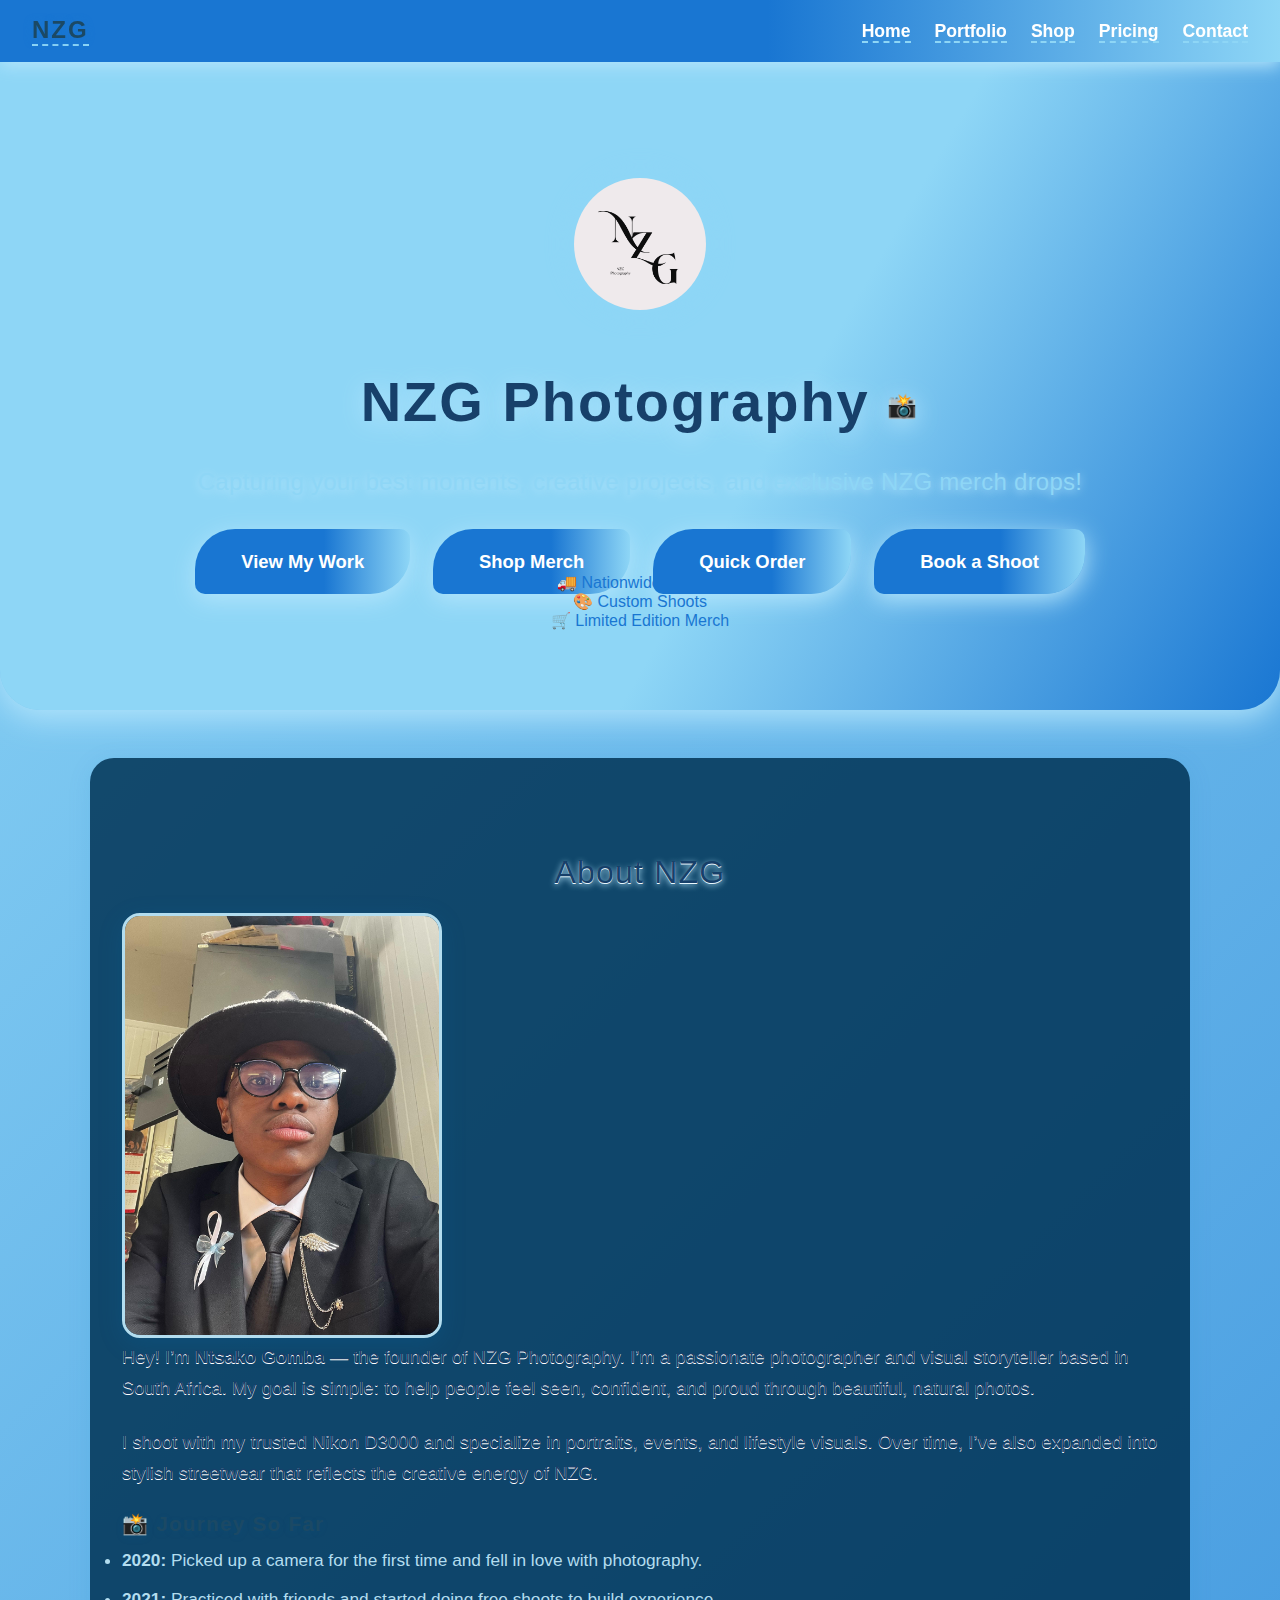
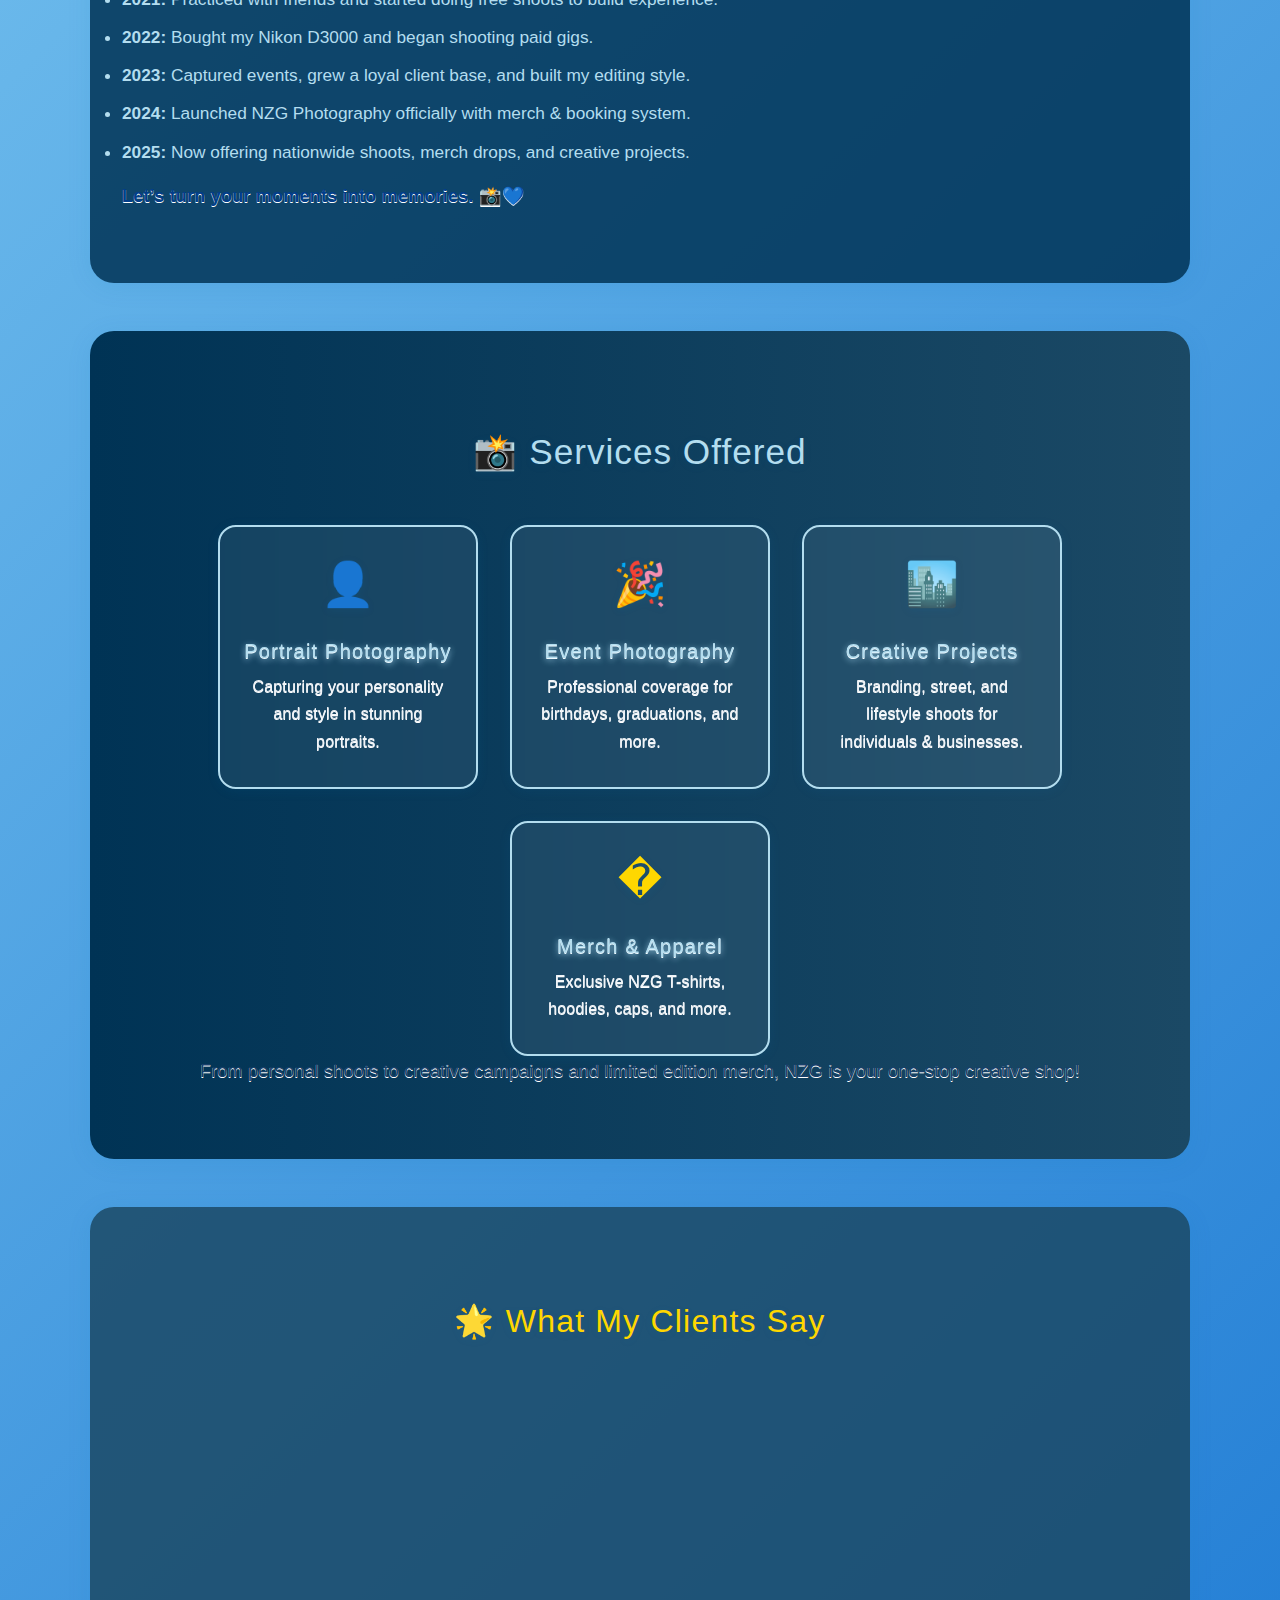
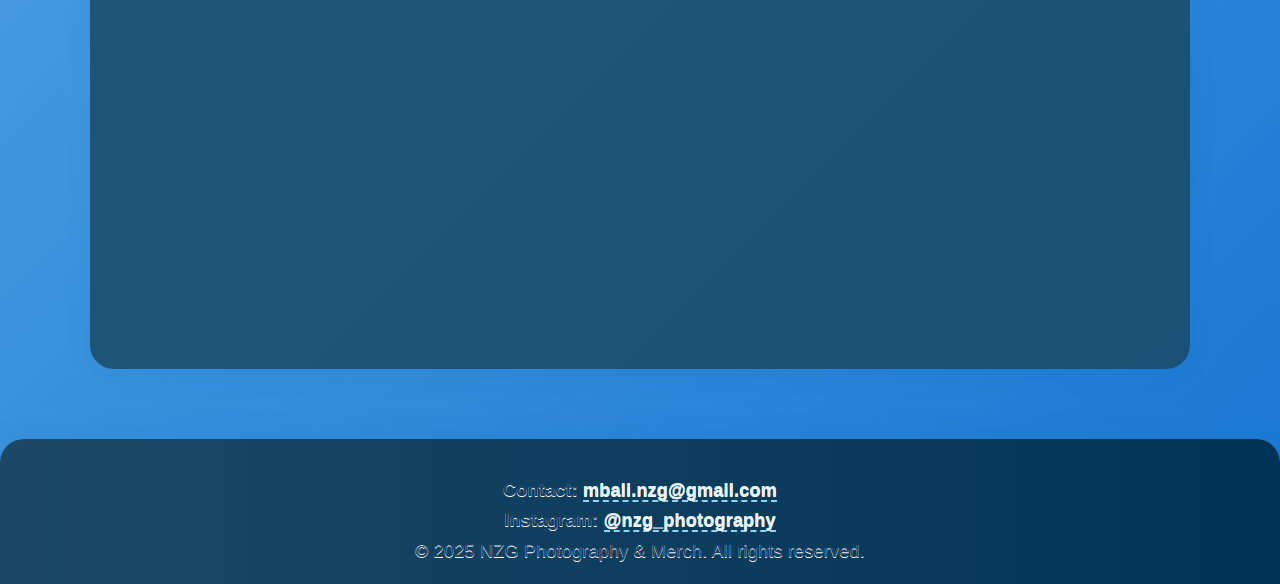
<file: index.html>
<!DOCTYPE html>
<!-- File: index.html -->
<html lang="en">
<head>
  <meta charset="UTF-8" />
  <meta name="viewport" content="width=device-width, initial-scale=1" />
  <title>NZG Photography</title>
  <link rel="stylesheet" href="style.css" />
</head>

<body>

  <!-- NAVBAR -->
  <header class="navbar">
    <a href="index.html" class="nav-logo">NZG</a>
    <nav>
      <ul class="nav-links" id="navLinks">
        <li><a href="index.html" class="active">Home</a></li>
        <li><a href="portfolio.html">Portfolio</a></li>
        <li><a href="shop.html">Shop</a></li>
        <li><a href="pricing.html">Pricing</a></li>
        <li><a href="contact.html">Contact</a></li>
      </ul>
      <div class="burger" id="burger">
        <div></div><div></div><div></div>
      </div>
    </nav>
  </header>

  <!-- HERO SECTION -->
  <section class="hero advanced-hero">
    <div class="hero-bg animated-bg"></div>
    <img src="nzg-logo.png" alt="NZG Logo" class="logo" />
    <h1 class="hero-title">NZG Photography <span style="font-size:1.5rem;vertical-align:middle;">📸</span></h1>
    <p class="hero-subtitle">Capturing your best moments, creative projects, and exclusive NZG merch drops!</p>
    <div class="hero-buttons">
      <a href="portfolio.html" class="cta-button">View My Work</a>
      <a href="shop.html" class="cta-button btn-glow">Shop Merch</a>
      <a href="order.html" class="cta-button">Quick Order</a>
      <a href="contact.html" class="cta-button">Book a Shoot</a>
    </div>
    <div class="hero-features">
      <div class="feature"><span class="feature-icon">🚚</span> Nationwide Delivery</div>
      <div class="feature"><span class="feature-icon">🎨</span> Custom Shoots</div>
      <div class="feature"><span class="feature-icon">🛒</span> Limited Edition Merch</div>
    </div>
  </section>

 <!-- ABOUT SECTION -->
<section class="about-section">
  <div class="about-content">
    <h2 align="center">About NZG</h2>

    <div class="about-grid">
      <!-- Your Photo -->
      <div class="about-image">
        <img src="nzg.jpg" alt="Photo of Ntsako Gomba" />
      </div>

      <!-- Your Story -->
      <div class="about-text">
        <p>
          Hey! I’m <strong>Ntsako Gomba</strong> — the founder of NZG Photography. I’m a passionate photographer and visual storyteller based in South Africa. My goal is simple: to help people feel seen, confident, and proud through beautiful, natural photos.
        </p>
        <p>
          I shoot with my trusted Nikon D3000 and specialize in portraits, events, and lifestyle visuals. Over time, I’ve also expanded into stylish streetwear that reflects the creative energy of NZG.
        </p>

        <!-- Timeline -->
        <h3 style="color: #1B4965; margin-top: 1em;">📸 Journey So Far</h3>
        <ul class="timeline">
          <li><strong>2020:</strong> Picked up a camera for the first time and fell in love with photography.</li>
          <li><strong>2021:</strong> Practiced with friends and started doing free shoots to build experience.</li>
          <li><strong>2022:</strong> Bought my Nikon D3000 and began shooting paid gigs.</li>
          <li><strong>2023:</strong> Captured events, grew a loyal client base, and built my editing style.</li>
          <li><strong>2024:</strong> Launched NZG Photography officially with merch & booking system.</li>
          <li><strong>2025:</strong> Now offering nationwide shoots, merch drops, and creative projects.</li>
        </ul>

        <p style="margin-top: 1em; font-weight: bold; color: #023E8A;">
          Let’s turn your moments into memories. 📸💙
        </p>
      </div>
    </div>
  </div>
</section>

  <!-- SERVICES SECTION -->                 
<section class="services-section">
  <h2>📸 Services Offered</h2>
  <div class="services-grid">
    <div class="service-card">
      <div class="service-icon">👤</div>
      <h3>Portrait Photography</h3>
      <p>Capturing your personality and style in stunning portraits.</p>
    </div>
    <div class="service-card">
      <div class="service-icon">🎉</div>
      <h3>Event Photography</h3>
      <p>Professional coverage for birthdays, graduations, and more.</p>
    </div>
    <div class="service-card">
      <div class="service-icon">🏙️</div>
      <h3>Creative Projects</h3>
      <p>Branding, street, and lifestyle shoots for individuals & businesses.</p>
    </div>
    <div class="service-card">
      <div class="service-icon">�</div>
      <h3>Merch & Apparel</h3>
      <p>Exclusive NZG T-shirts, hoodies, caps, and more.</p>
    </div>
  </div>
  <p class="services-intro">From personal shoots to creative campaigns and limited edition merch, NZG is your one-stop creative shop!</p>
</section>

  <!-- REVIEWS SECTION -->
  <section class="reviews-section">
    <h2>🌟 What My Clients Say</h2>
    <div class="reviews-grid">
      <div class="review-card">
        <p class="review-text">"The photoshoot was amazing — you captured every special moment perfectly. Definitely booking again!"</p>
        <p class="review-name">— Lerato M.</p>
      </div>
      <div class="review-card">
        <p class="review-text">"I love my NZG hoodie! Super comfy and the design is clean. Fast delivery too!"</p>
        <p class="review-name">— Sibusiso N.</p>
      </div>
      <div class="review-card">
        <p class="review-text">"Professional, patient, and talented. You made me feel confident during the shoot. 10/10."</p>
        <p class="review-name">— Aisha T.</p>
      </div>
      <div class="review-card">
        <p class="review-text">"The NZG cap is my new favorite! Great quality and fits perfectly."</p>
        <p class="review-name">— Thabo K.</p>
      </div>
      <div class="review-card">
        <p class="review-text">"Drawstring bag is so handy for gym and travel. Love the design!"</p>
        <p class="review-name">— Zanele P.</p>
      </div>
    </div>
  </section>

  <!-- FOOTER -->
  <footer class="site-footer">
    <div class="footer-grid">
      <div>
        <p><strong>Contact:</strong> <a href="mailto:mbali.nzg@gmail.com">mbali.nzg@gmail.com</a></p>
        <p><strong>Instagram:</strong> <a href="https://instagram.com/nzg_photography" target="_blank">@nzg_photography</a></p>
      </div>
      <div>
        <p>&copy; 2025 NZG Photography & Merch. All rights reserved.</p>
      </div>
    </div>
  </footer>

  <script src="js/script.js"></script>
  <script>
    // Animate review cards on scroll
    function revealReviews() {
      const cards = document.querySelectorAll('.review-card');
      const trigger = window.innerHeight * 0.85;
      cards.forEach(card => {
        const top = card.getBoundingClientRect().top;
        if (top < trigger) {
          card.classList.add('visible');
        }
      });
    }
    window.addEventListener('scroll', revealReviews);
    window.addEventListener('load', revealReviews);

    // Burger menu toggle
    const burger = document.getElementById('burger'); 
    const navLinks = document.getElementById('navLinks');
    burger.addEventListener('click', () => {
      navLinks.classList.toggle('active');
      burger.classList.toggle('toggle');
    });

    // Advanced animated hero background
    document.addEventListener('DOMContentLoaded', function() {
      const bg = document.querySelector('.animated-bg');
      if(bg) {
        let angle = 120;
        setInterval(() => {
          angle = (angle + 1) % 360;
          bg.style.background = `linear-gradient(${angle}deg, #8ED6F6 60%, #1976D2 100%)`;
        }, 60);
      }
    });
  </script>
</body>
</html>
</file>
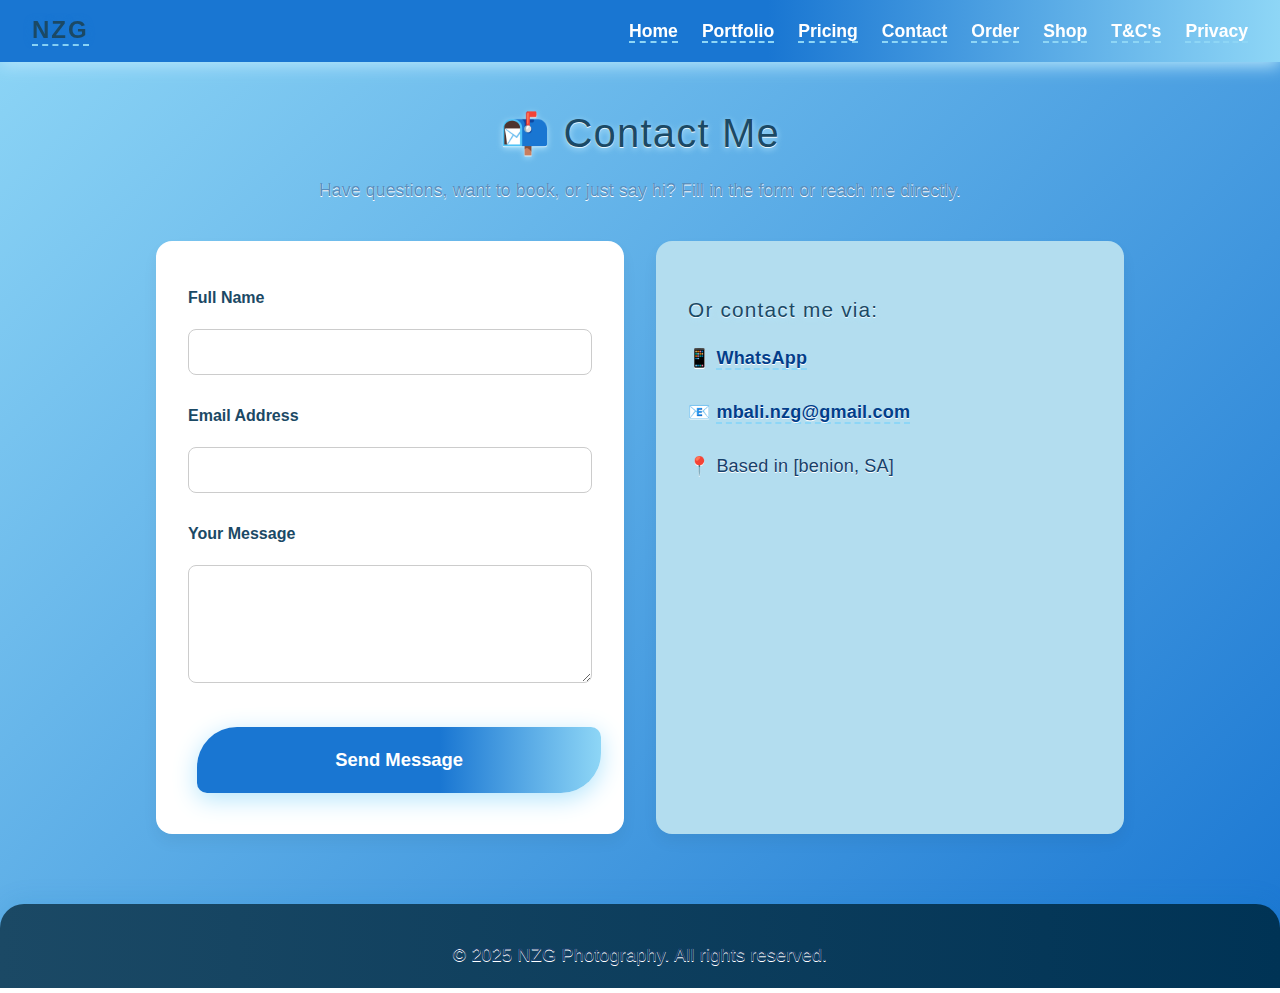
<file: contact.html>
<!DOCTYPE html>
<html lang="en">
<head>
  <meta charset="UTF-8" />
  <meta name="viewport" content="width=device-width, initial-scale=1" />
  <title>Contact | NZG Photography</title>
  <link rel="stylesheet" href="style.css" />
</head>
<body>

  <!-- NAVBAR -->
  <header class="navbar">
    <a href="index.html" class="nav-logo">NZG</a>

    <nav>
      <ul class="nav-links" id="navLinks">
        <li><a href="index.html">Home</a></li>
        <li><a href="portfolio.html">Portfolio</a></li>
        <li><a href="pricing.html">Pricing</a></li>
        <li><a href="contact.html" class="active">Contact</a></li>
        <li><a href="order.html">Order</a></li>
        <li><a href="shop.html">Shop</a></li>
        <li><a href="terms.html">T&C's</a></li>
        <li><a href="privacy.html">Privacy</a></li>
      </ul>
      <div class="burger" id="burger">
        <div></div><div></div><div></div>
      </div>
    </nav>
  </header>

  <!-- CONTACT SECTION -->
  <main class="contact-container fade-in">
    <h1>📬 Contact Me</h1>
    <p class="contact-intro">Have questions, want to book, or just say hi? Fill in the form or reach me directly.</p>

    <div class="contact-grid">
      <!-- Contact Form (using Formspree) -->
      <form class="contact-form" action="https://formspree.io/f/xeoknnln" method="POST">
        <label for="name">Full Name</label>
        <input type="text" id="name" name="name" required />

        <label for="email">Email Address</label>
        <input type="email" id="email" name="email" required />

        <label for="message">Your Message</label>
        <textarea id="message" name="message" rows="5" required></textarea>

        <button type="submit" class="cta-button">Send Message</button>
      </form>

      <!-- Alternative Contact Options -->
      <div class="contact-alt">
        <h3>Or contact me via:</h3>
        <p>📱 <a href="https://wa.me/27716475057" target="_blank">WhatsApp</a></p>
        <p>📧 <a href="mailto:Mbali.nzg@email.com">mbali.nzg@gmail.com</a></p>
        <p>📍 Based in [benion, SA]</p>
      </div>
    </div>
  </main>

  <!-- FOOTER -->
  <footer class="site-footer">
    <p>&copy; 2025 NZG Photography. All rights reserved.</p>
  </footer>

  <script src="js/script.js"></script>
</body>
</html>
</file>
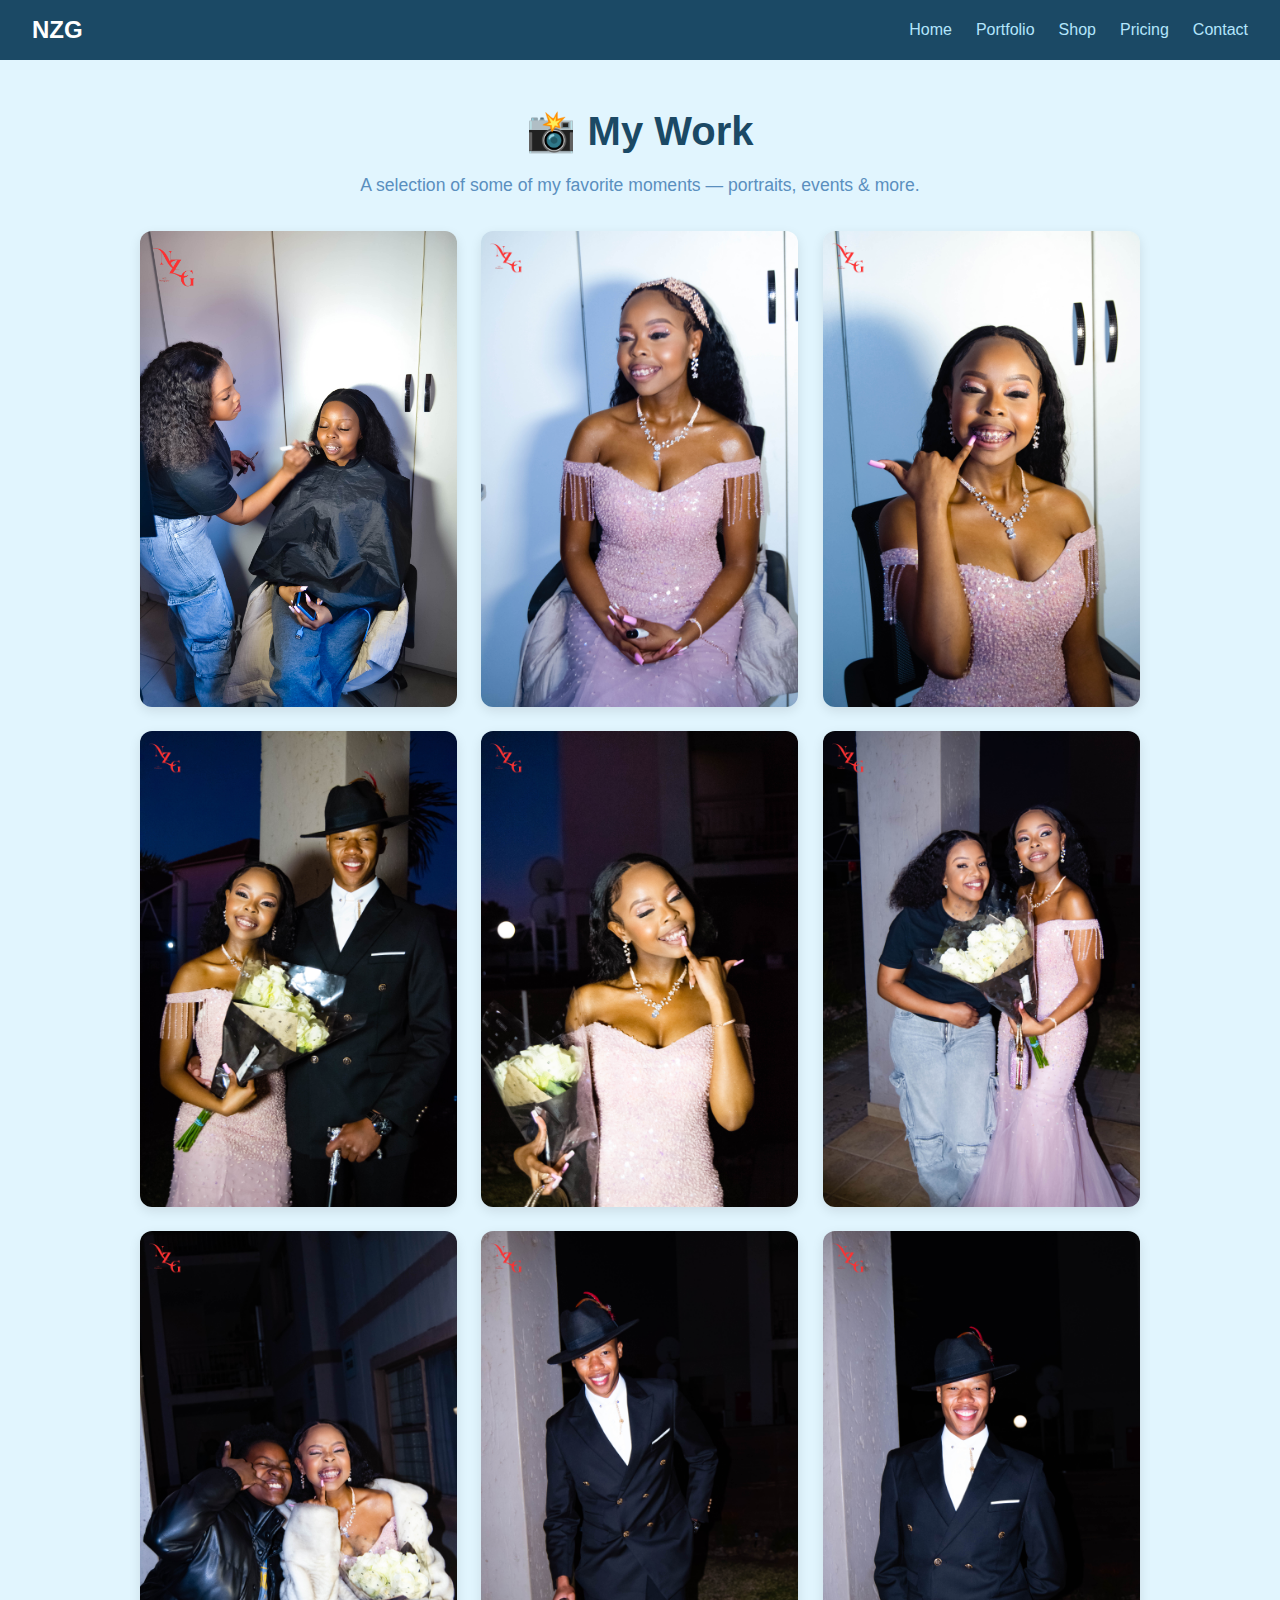
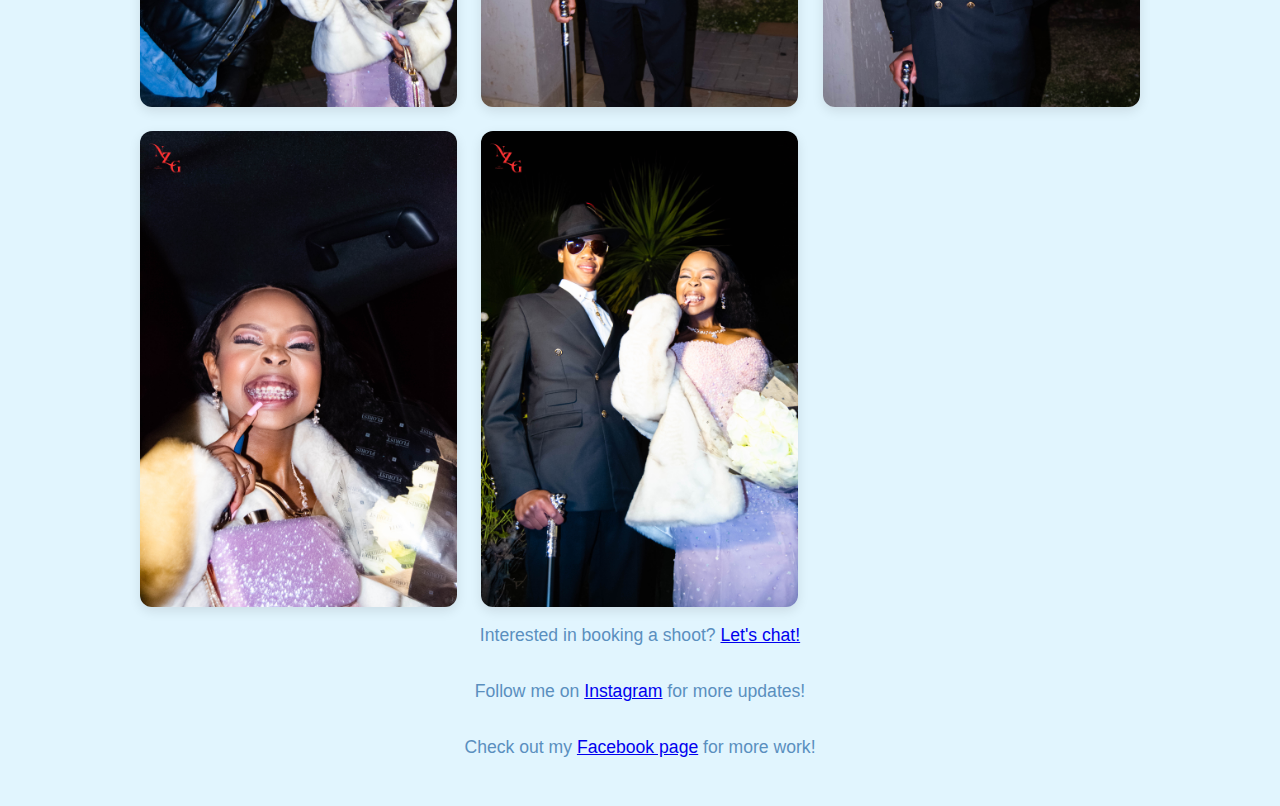
<file: portfolio.html>
<!DOCTYPE html>
<html lang="en">
<head>
  <meta charset="UTF-8" />
  <meta name="viewport" content="width=device-width, initial-scale=1.0"/>
  <title>NZG Portfolio</title>
  <style>
    /* ===== BLUEY THEME BASE STYLES ===== */
    body {
      margin: 0;
      font-family: 'Segoe UI', sans-serif;
      background: #E1F5FE;
      color: #1B4965;
    }

    nav {
      background: #1B4965;
      padding: 1em 2em;
      display: flex;
      justify-content: space-between;
      align-items: center;
    }

    nav .logo {
      font-size: 1.5rem;
      font-weight: bold;
      color: #FFFFFF;
    }

    nav ul {
      list-style: none;
      margin: 0;
      padding: 0;
      display: flex;
      gap: 1.5em;
    }

    nav ul li a {
      color: #B3E5FC;
      text-decoration: none;
      font-weight: 500;
      transition: color 0.3s ease;
    }

    nav ul li a:hover {
      color: #FFFFFF;
    }

    .portfolio-container {
      max-width: 1000px;
      margin: 3em auto;
      padding: 0 1em;
      text-align: center;
    }

    .portfolio-container h1 {
      font-size: 2.5rem;
      margin-bottom: 0.5em;
      color: #1B4965;
    }

    .portfolio-intro {
      color: #5A8FBE;
      font-size: 1.1rem;
      margin-bottom: 2em;
    }

    .gallery-grid {
      display: grid;
      grid-template-columns: repeat(auto-fit, minmax(250px, 1fr));
      gap: 1.5em;
    }

    .gallery-grid img {
      width: 100%;
      border-radius: 12px;
      box-shadow: 0 4px 12px rgba(0, 0, 0, 0.1);
      opacity: 0;
      transform: scale(0.96) translateY(20px);
      transition: opacity 0.4s cubic-bezier(.77,0,.18,1), transform 0.4s cubic-bezier(.77,0,.18,1);
      will-change: opacity, transform;
    }

    .gallery-grid img.visible {
      opacity: 1;
      transform: scale(1) translateY(0);
    }

    .gallery-grid img:hover {
      transform: scale(1.05);
      box-shadow: 0 6px 15px rgba(0, 0, 0, 0.2);
    }
  </style>
</head>
<body>

  <!-- ===== NAVIGATION BAR ===== -->
  <nav>
    <div class="logo">NZG </div>
    <ul>
      <li><a href="index.html">Home</a></li>
      <li><a href="portfolio.html">Portfolio</a></li>
      <li><a href="shop.html">Shop</a></li>
      <li><a href="pricing.html">Pricing</a></li>
      <li><a href="contact.html">Contact</a></li>
    </ul>
  </nav>

  <!-- ===== PORTFOLIO CONTENT ===== -->  

  <main class="portfolio-container fade-in">
    <h1>📸 My Work</h1>
    <p class="portfolio-intro">A selection of some of my favorite moments — portraits, events & more.</p>

    <div class="gallery-grid">
      <img src="DSC_2892.jpg" alt="Event 1">
      <img src="DSC_3160.jpg" alt="Portrait 1">
      <img src="DSC_3113.jpg" alt="Event 2">
      <img src="DSC_3207.jpg" alt="Event 3">
      <img src="DSC_3215.jpg" alt="Portrait 2">
      <img src="DSC_3249.jpg" alt="Event 4">
      <img src="DSC_3257.jpg" alt="Event 5">
      <img src="DSC_3268.jpg" alt="Portrait 3">
      <img src="DSC_3270.jpg" alt="Event 6">
      <img src="DSC_3295.jpg" alt="Event 7">
      <img src="DSC_3336.jpg" alt="Event 8">
    </div>
    <p class="portfolio-intro">Interested in booking a shoot? <a href="contact.html">Let's chat!</a></p>

    <p class="portfolio-intro">Follow me on <a href="https://www.instagram.com/nzg_za" target="_blank">Instagram</a> for more updates!</p>

    <p class="portfolio-intro">Check out my <a href="https://www.facebook.com/nzg_za" target="_blank">Facebook page</a> for more work!</p>
  </main>

  <script>
    const observer = new IntersectionObserver((entries) => {
      entries.forEach(entry => {
        if (entry.isIntersecting) {
          entry.target.classList.add('visible');
        }
      });
    }, { threshold: 0.1 });

    const images = document.querySelectorAll('.gallery-grid img');
    images.forEach(img => observer.observe(img));
  </script>
</body>
</html>
</file>
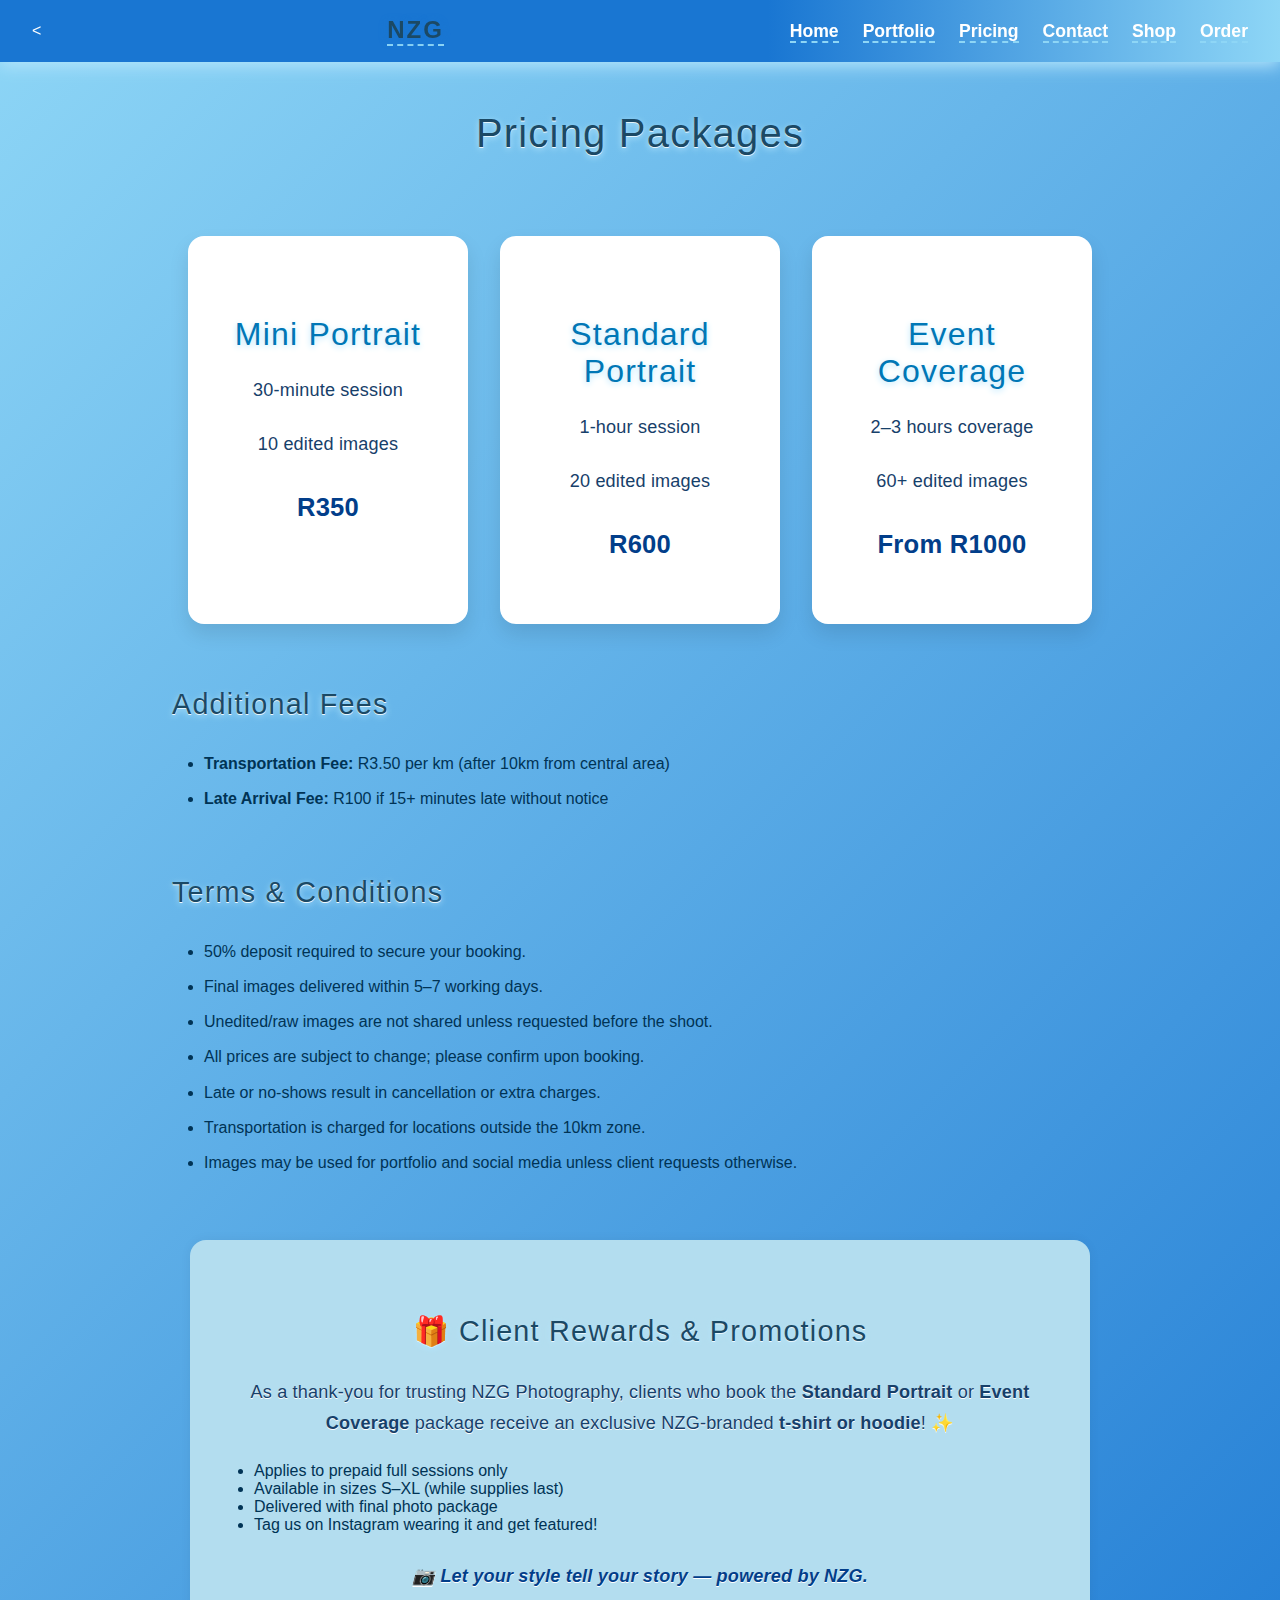
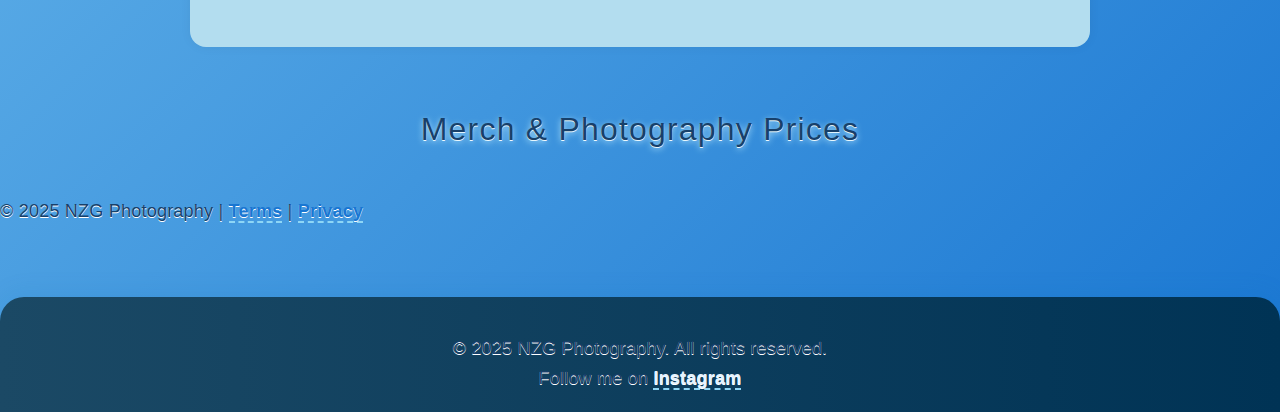
<file: pricing.html>
<html lang="en">
<head>
  <meta charset="UTF-8" />
  <meta name="viewport" content="width=device-width, initial-scale=1" />
  <title>Pricing | NZG Photography</title>
  <link rel="stylesheet" href="style.css" />
</head>
<body>

  <!-- NAVBAR -->
  <header class="navbar">
    <<a href="index.html" class="nav-logo">NZG</a>

    <nav>
      <ul class="nav-links" id="navLinks">
        <li><a href="index.html">Home</a></li>
        <li><a href="portfolio.html">Portfolio</a></li>
        <li><a href="pricing.html" class="active">Pricing</a></li>
        <li><a href="contact.html">Contact</a></li>
        <li><a href="shop.html">Shop</a></li>
        <li><a href="order.html">Order</a></li>
      </ul>
      <div class="burger" id="burger">
        <div></div><div></div><div></div>
      </div>
    </nav>
  </header>

  <!-- PRICING SECTION -->
  <main class="pricing-container fade-in">
    <h1>Pricing Packages</h1>
    <div class="pricing-cards">

      <div class="card">
        <h2>Mini Portrait</h2>
        <p>30-minute session</p>
        <p>10 edited images</p>
        <p class="price">R350</p>
      </div>

      <div class="card">
        <h2>Standard Portrait</h2>
        <p>1-hour session</p>
        <p>20 edited images</p>
        <p class="price">R600</p>
      </div>

      <div class="card">
        <h2>Event Coverage</h2>
        <p>2–3 hours coverage</p>
        <p>60+ edited images</p>
        <p class="price">From R1000</p>
      </div>

    </div>

    <!-- FEES SECTION -->
    <section class="fees-section">
      <h2>Additional Fees</h2>
      <ul>
        <li><strong>Transportation Fee:</strong> R3.50 per km (after 10km from central area)</li>
        <li><strong>Late Arrival Fee:</strong> R100 if 15+ minutes late without notice</li>
      </ul>
    </section>

    <!-- TERMS AND CONDITIONS -->
    <section class="terms-section">
      <h2>Terms & Conditions</h2>
      <ul>
        <li>50% deposit required to secure your booking.</li>
        <li>Final images delivered within 5–7 working days.</li>
        <li>Unedited/raw images are not shared unless requested before the shoot.</li>
        <li>All prices are subject to change; please confirm upon booking.</li>
        <li>Late or no-shows result in cancellation or extra charges.</li>
        <li>Transportation is charged for locations outside the 10km zone.</li>
        <li>Images may be used for portfolio and social media unless client requests otherwise.</li>
      </ul>
    </section>

    <!-- CLIENT REWARDS SECTION -->
<section class="rewards-section">
  <h2>🎁 Client Rewards & Promotions</h2>
  <p>As a thank-you for trusting NZG Photography, clients who book the <strong>Standard Portrait</strong> or <strong>Event Coverage</strong> package receive an exclusive NZG-branded <strong>t-shirt or hoodie</strong>! ✨</p>

  <ul>
    <li>Applies to prepaid full sessions only</li>
    <li>Available in sizes S–XL (while supplies last)</li>
    <li>Delivered with final photo package</li>
    <li>Tag us on Instagram wearing it and get featured!</li>
  </ul>

  <p class="cta-reward">📷 Let your style tell your story — powered by NZG.</p>
</section>

 
<!-- MERCH & PHOTOGRAPHY PRICES -->
<section class="pricing-section">
  <h2>Merch & Photography Prices</h2>
  <div id="price-list" class="price-grid"></div>
</section>


  </main>
<!-- FOOTER -->
<p>&copy; 2025 NZG Photography | <a href="terms-privacy.html">Terms</a> | <a href="terms-privacy.html">Privacy</a></p>
    <footer class="site-footer">
        <p>&copy; 2025 NZG Photography. All rights reserved.</p>
        <p>Follow me on <a href="https://www.instagram.com/nzg_za/" target="_blank">Instagram</a>  </p>
    </footer>
  <script src="js/script.js"></script>
  <script>
  const sheetID = '1mb8rwp3OInHWFagg9uV5JFBqHzykIuu4QSej0X2HBmk';

  fetch(`https://opensheet.elk.sh/${sheetID}/Sheet1`)
    .then((res) => res.json())
    .then((data) => {
      const container = document.getElementById('price-list');
      data.forEach(item => {
        const div = document.createElement('div');
        div.className = 'price-card';
        div.innerHTML = `
          <h3>${item.Product}</h3>
          <p>Price: R${item.Price}</p>
          <p>${item.Description}</p>
        `;
        container.appendChild(div);
      });
    })
    .catch(err => console.error('Failed to load pricing:', err));
</script>
<script src="js/pricing.js"></script>

</body>
</html>

</html>
<!-- WhatsApp Contact Button -->
</file>
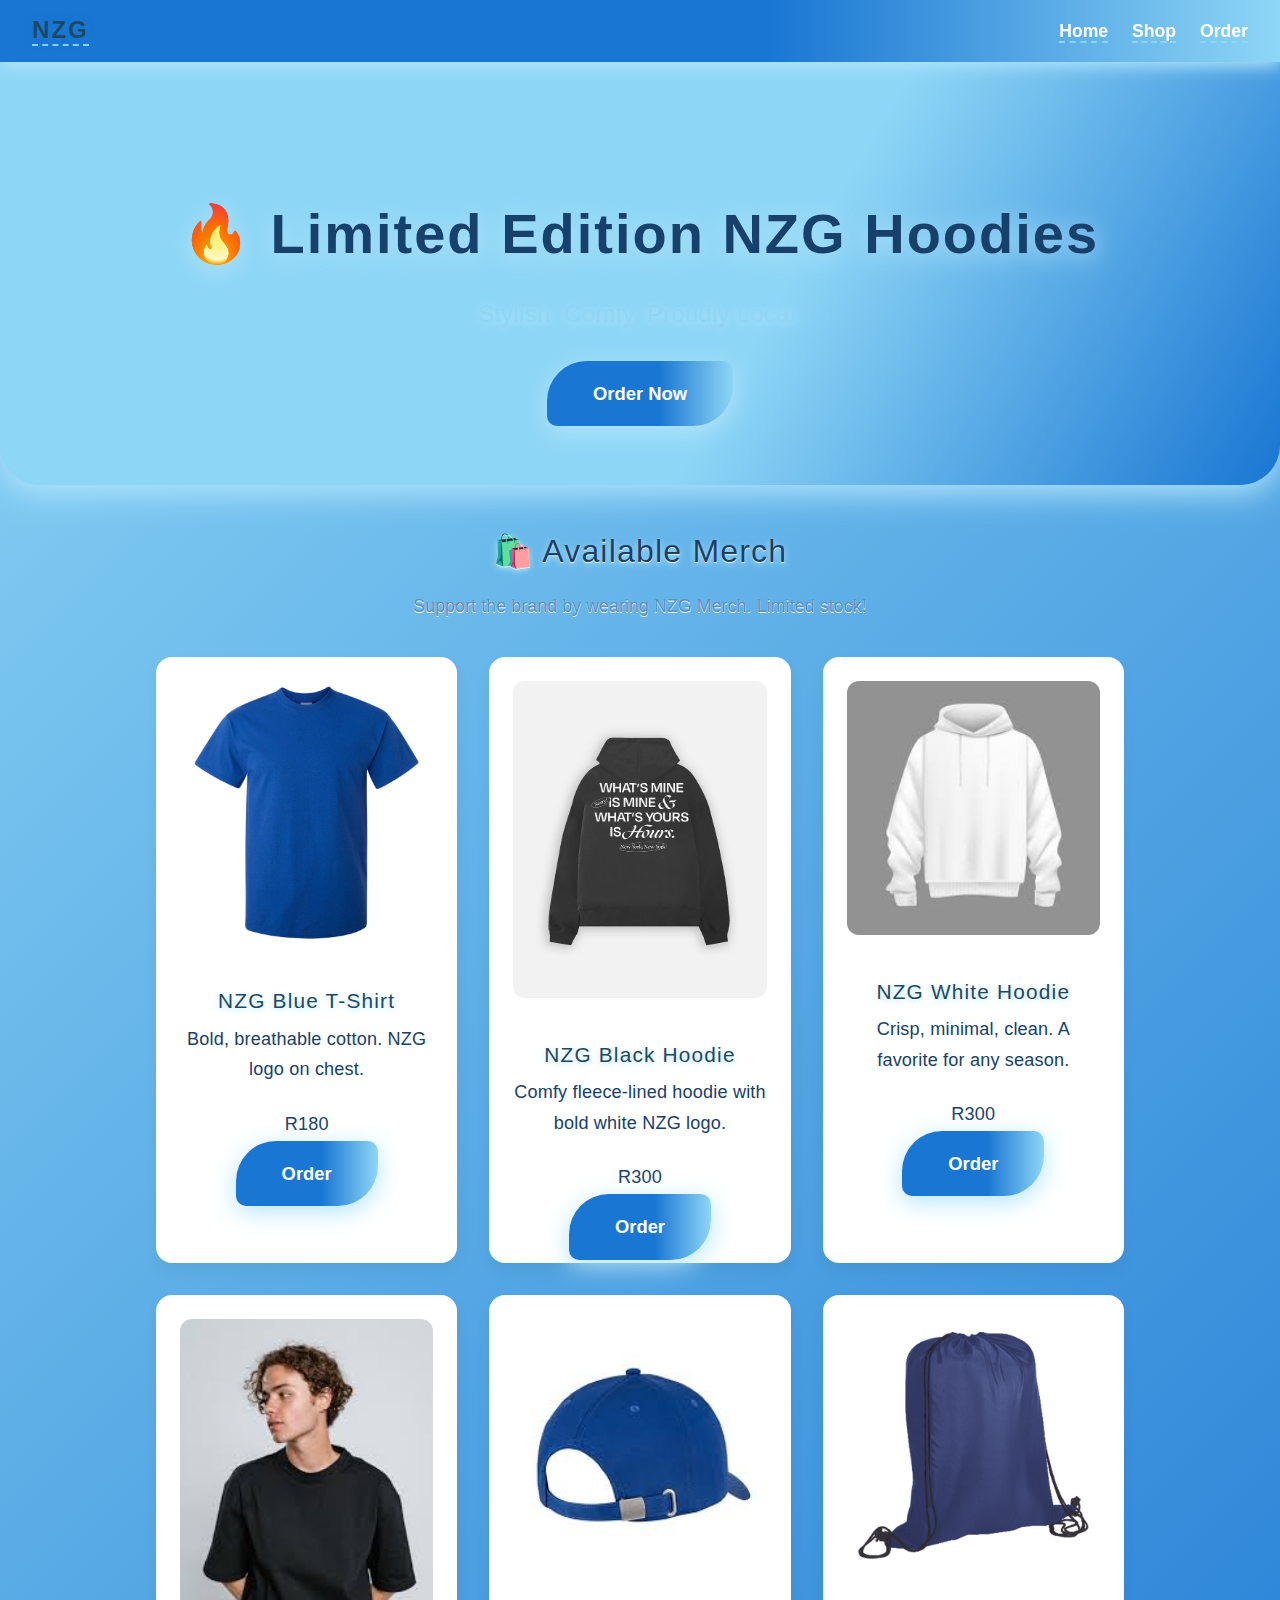
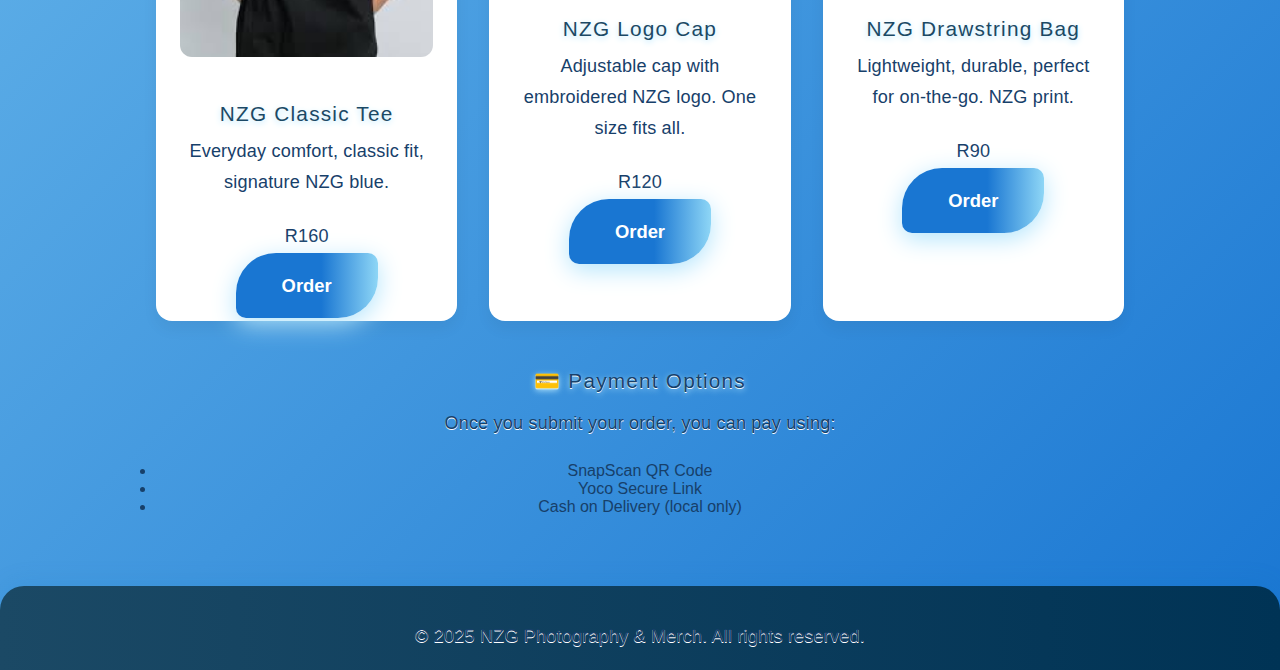
<file: shop.html>
<!DOCTYPE html>
<html lang="en">
<head>
  <meta charset="UTF-8" />
  <meta name="viewport" content="width=device-width, initial-scale=1" />
  <title>NZG Shop</title>
  <link rel="stylesheet" href="style.css" />
</head>
<body>

<header class="navbar">
  <a href="index.html" class="nav-logo">NZG</a>
  <nav>
    <ul class="nav-links" id="navLinks">
      <li><a href="index.html">Home</a></li>
      <li><a href="shop.html" class="active">Shop</a></li>
      <li><a href="order.html">Order</a></li>
    </ul>
    <div class="burger" id="burger">
      <div></div><div></div><div></div>
    </div>
  </nav>
</header>

<!-- FEATURED PRODUCT -->
<section class="hero">
  <h1 class="hero-title">🔥 Limited Edition NZG Hoodies</h1>
  <p class="hero-subtitle">Stylish. Comfy. Proudly Local.</p>
  <a href="order.html" class="cta-button btn-glow">Order Now</a>
</section>

<!-- SHOP GRID -->
<main class="shop-container">
  <h2>🛍️ Available Merch</h2>
  <p class="shop-intro">Support the brand by wearing NZG Merch. Limited stock!</p>

  <div class="product-grid">
    <div class="product-card">
      <img src="blue-t-shirt.webp" alt="NZG Blue T-Shirt" />
      <h3>NZG Blue T-Shirt</h3>
      <p>Bold, breathable cotton. NZG logo on chest.</p>
      <p class="price">R180</p>
      <a href="order.html" class="cta-button">Order</a>
    </div>

    <div class="product-card">
      <img src="Hoodie-Charcoal.webp" alt="NZG Black Hoodie" />
      <h3>NZG Black Hoodie</h3>
      <p>Comfy fleece-lined hoodie with bold white NZG logo.</p>
      <p class="price">R300</p>
      <a href="order.html" class="cta-button">Order</a>
    </div>

    <div class="product-card">
      <img src="white-hoodie.jpg" alt="NZG White Hoodie" />
      <h3>NZG White Hoodie</h3>
      <p>Crisp, minimal, clean. A favorite for any season.</p>
      <p class="price">R300</p>
      <a href="order.html" class="cta-button">Order</a>
    </div>

    <div class="product-card">
      <img src="t-s.jpeg" alt="NZG Classic Tee" />
      <h3>NZG Classic Tee</h3>
      <p>Everyday comfort, classic fit, signature NZG blue.</p>
      <p class="price">R160</p>
      <a href="order.html" class="cta-button">Order</a>
    </div>

    <div class="product-card">
      <img src="cap.jpeg" alt="NZG Logo Cap" />
      <h3>NZG Logo Cap</h3>
      <p>Adjustable cap with embroidered NZG logo. One size fits all.</p>
      <p class="price">R120</p>
      <a href="order.html" class="cta-button">Order</a>
    </div>

    <div class="product-card">
      <img src="BB0009-Navy.png" alt="NZG Drawstring Bag" />
      <h3>NZG Drawstring Bag</h3>
      <p>Lightweight, durable, perfect for on-the-go. NZG print.</p>
      <p class="price">R90</p>
      <a href="order.html" class="cta-button">Order</a>
    </div>
  </div>

  <!-- Payment info -->
  <div class="payment-info">
    <h3>💳 Payment Options</h3>
    <p>Once you submit your order, you can pay using:</p>
    <ul>
      <li>SnapScan QR Code</li>
      <li>Yoco Secure Link</li>
      <li>Cash on Delivery (local only)</li>
    </ul>
  </div>
</main>

<footer class="site-footer">
  <p>&copy; 2025 NZG Photography & Merch. All rights reserved.</p>
</footer>

<script src="js/script.js"></script>
</body>
</html>
</file>
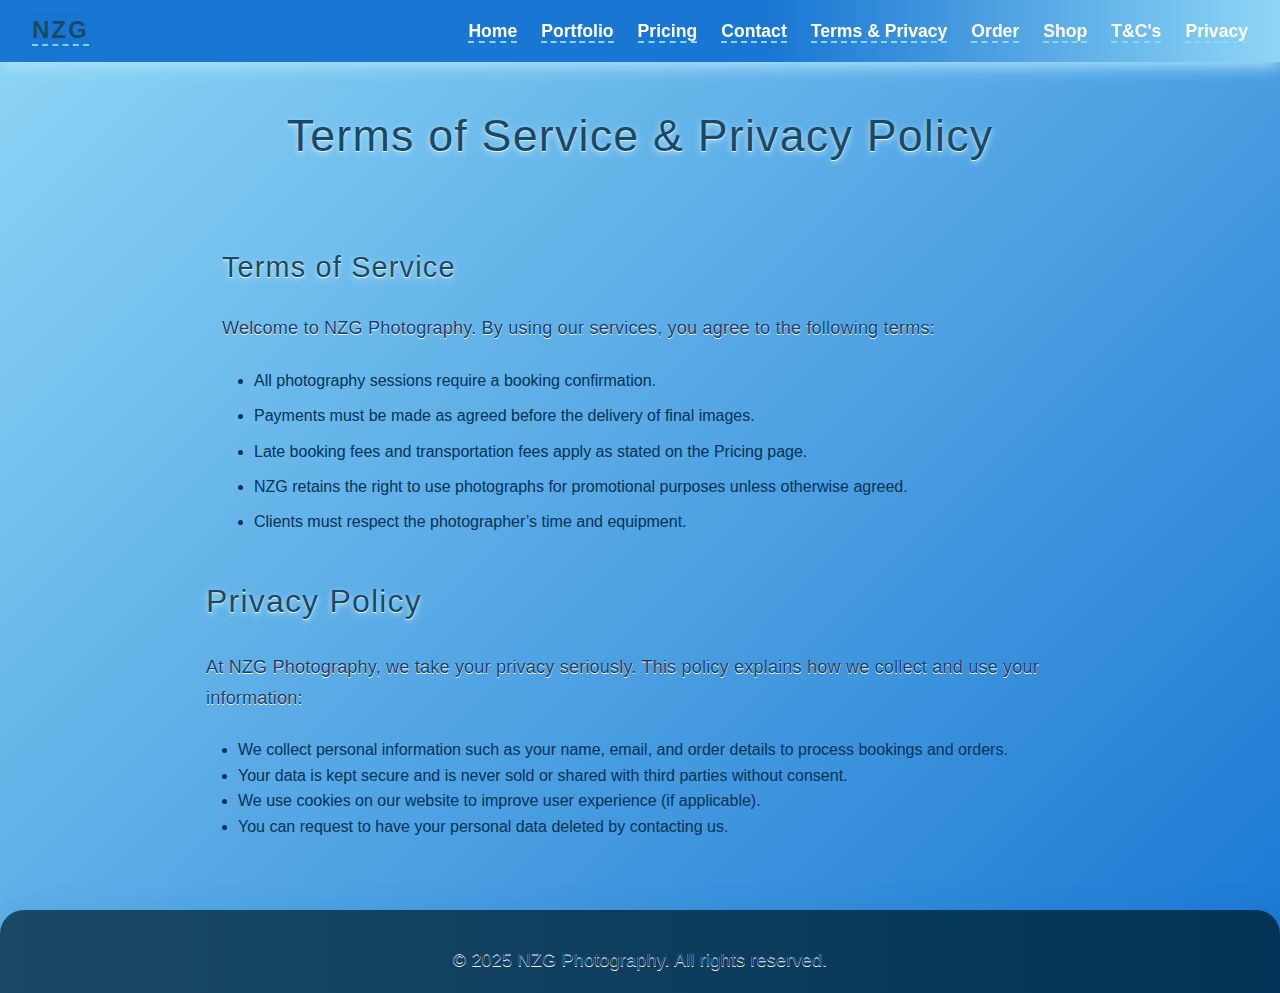
<file: terms-privacy.html>
<!DOCTYPE html>
<html lang="en">
<head>
  <meta charset="UTF-8" />
  <meta name="viewport" content="width=device-width, initial-scale=1" />
  <title>Terms & Privacy | NZG Photography</title>
  <link rel="stylesheet" href="style.css" />
</head>
<body>

  <!-- NAVBAR -->
  <header class="navbar">
    <a href="index.html" class="nav-logo">NZG</a>

    <nav>
      <ul class="nav-links" id="navLinks">
        <li><a href="index.html">Home</a></li>
        <li><a href="portfolio.html">Portfolio</a></li>
        <li><a href="pricing.html">Pricing</a></li>
        <li><a href="contact.html">Contact</a></li>
        <li><a href="terms-privacy.html" class="active">Terms & Privacy</a></li>
        <li><a href="order.html">Order</a></li>
        <li><a href="shop.html">Shop</a></li>
        <li><a href="terms.html">T&C's</a></li>
        <li><a href="privacy.html">Privacy</a></li>
          
      </ul>
      <div class="burger" id="burger">
        <div></div><div></div><div></div>
      </div>
    </nav>
  </header>

  <!-- CONTENT -->
  <main class="content-container">
    <h1>Terms of Service & Privacy Policy</h1>

    <section class="terms-section">
      <h2>Terms of Service</h2>
      <p>Welcome to NZG Photography. By using our services, you agree to the following terms:</p>
      <ul>
        <li>All photography sessions require a booking confirmation.</li>
        <li>Payments must be made as agreed before the delivery of final images.</li>
        <li>Late booking fees and transportation fees apply as stated on the Pricing page.</li>
        <li>NZG retains the right to use photographs for promotional purposes unless otherwise agreed.</li>
        <li>Clients must respect the photographer’s time and equipment.</li>
      </ul>
    </section>

    <section class="privacy-section">
      <h2>Privacy Policy</h2>
      <p>At NZG Photography, we take your privacy seriously. This policy explains how we collect and use your information:</p>
      <ul>
        <li>We collect personal information such as your name, email, and order details to process bookings and orders.</li>
        <li>Your data is kept secure and is never sold or shared with third parties without consent.</li>
        <li>We use cookies on our website to improve user experience (if applicable).</li>
        <li>You can request to have your personal data deleted by contacting us.</li>
      </ul>
    </section>

  </main>

  <!-- FOOTER -->
  <footer class="site-footer">
    <p>&copy; 2025 NZG Photography. All rights reserved.</p>
  </footer>

  <script src="js/script.js"></script>
</body>
</html>
</file>
<file: style.css>
/* style.css */

/* ===== GLOBAL STYLES ===== */ 

/* Reset some default styles */

* {
  box-sizing: border-box;
  margin: 0;
  padding: 0;
}


body {
  background: linear-gradient(135deg, #8ED6F6 0%, #1976D2 100%);
  color: #17406A;
  font-family: 'Comic Sans MS', 'Quicksand', 'Segoe UI', sans-serif;
  min-height: 100vh;
  position: relative;
  overflow-x: hidden;
  padding: 0;
  margin: 0;
}

a {
  text-decoration: none;
  color: inherit;
}

img {
  max-width: 100%;
  height: auto;
}
h1, h2, h3 {
  color: #17406A;
  font-family: 'Quicksand', 'Comic Sans MS', 'Segoe UI', sans-serif;
  font-weight: normal;
  letter-spacing: 1.2px;
  text-shadow: 0 1.5px 6px #B3E5FC, 0 1px 0 #fff;
  margin-bottom: 0.7em;
  line-height: 1.15;
}
h1 {
  font-size: 2.8rem;
  margin-top: 0.5em;
}
h2 {
  font-size: 2rem;
  margin-top: 1.5em;
}
h3 {
  font-size: 1.3rem;
  margin-top: 1.2em;
}
p {
  margin-bottom: 1.3em;
  color: #17406A;
  font-size: 1.13rem;
  font-weight: normal;
  line-height: 1.7;
  letter-spacing: 0.01em;
  text-shadow: 0 1px 0 #fff;
}

@media (max-width: 900px) {
  h1 {
    font-size: 2.1rem;
    margin-top: 0.7em;
  }
  h2 {
    font-size: 1.4rem;
    margin-top: 1.2em;
  }
  h3 {
    font-size: 1.08rem;
    margin-top: 1em;
  }
  p {
    font-size: 1rem;
    margin-bottom: 1em;
  }
}

@media (max-width: 600px) {
  h1 {
    font-size: 1.4rem;
    margin-top: 1em;
  }
  h2 {
    font-size: 1.1rem;
    margin-top: 1em;
  }
  h3 {
    font-size: 0.98rem;
    margin-top: 0.8em;
  }
  p {
    font-size: 0.98rem;
    margin-bottom: 0.8em;
    line-height: 1.5;
  }
}
/* ===== BUTTON STYLES ===== */
button {  
  background: linear-gradient(90deg, #1976D2 60%, #8ED6F6 100%);
  color: #fff;
  padding: 1em 2em;
  border: none;
  border-radius: 30px 10px 30px 10px;
  font-weight: bold;
  font-family: 'Comic Sans MS', 'Quicksand', 'Segoe UI', sans-serif;
  cursor: pointer;
  box-shadow: 0 4px 16px #B3E5FC;
  transition: background 0.3s, transform 0.2s, box-shadow 0.2s;
} 
button:hover {
  background: linear-gradient(90deg, #8ED6F6 60%, #1976D2 100%);
  transform: scale(1.05) translateY(-2px) rotate(-2deg);
  box-shadow: 0 8px 24px #81D4FA;
}
button:active {
  transform: scale(1) translateY(0);
  box-shadow: 0 2px 6px #B3E5FC;
}
/* ===== LINK STYLES ===== */
a {
  color: #1976D2;
  font-weight: bold;
  transition: color 0.3s ease;
  text-decoration: none;
  border-bottom: 2px dashed #8ED6F6;
}
a:hover {
  color: #8ED6F6;
  text-decoration: underline wavy #8ED6F6;
}
/* ===== CONTAINER STYLES ===== */
.container {
  max-width: 1200px;
  margin: 0 auto;
  padding: 0 1em;
}
/* ===== GRID STYLES ===== */
.grid {
  display: grid;
  grid-template-columns: repeat(auto-fit, minmax(300px, 1fr));
  gap: 2em;
}
/* ===== FLEX STYLES ===== */
.flex {
  display: flex;
  flex-wrap: wrap;
  gap: 2em;
  justify-content: center;
  align-items: center;
}
/* ===== TEXT STYLES ===== */
.text-center {
  text-align: center;
}
.text-left {
  text-align: left;
}
.text-right {
  text-align: right;
} 
.text-uppercase {
  text-transform: uppercase;
}
.text-bold {
  font-weight: bold;
}
.text-italic {
  font-style: italic;
}
/* ===== FORM STYLES ===== */
form {
  display: flex;
  flex-direction: column;
  gap: 1em;
} 
input,
textarea,
select {
  padding: 0.8em;
  border: 1px solid #ccc;
  border-radius: 8px;
  font-size: 1rem;
  width: 100%;
}
input[type="submit"] {
  background-color: #0077B6;
  color: white;
  cursor: pointer;
  transition: background 0.3s ease;
}
input[type="submit"]:hover {
  background-color: #023E8A;
}
/* ===== MEDIA QUERIES ===== */
@media (max-width: 768px) {
  .grid {
    grid-template-columns: 1fr;
  }
  .flex {
    flex-direction: column;
    align-items: center;
  }
  .container {
    padding: 0 0.5em;
  }
}  
  
.navbar {
  background: linear-gradient(90deg, #1976D2 60%, #8ED6F6 100%);
  color: #fff;
  display: flex;
  justify-content: space-between;
  align-items: center;
  padding: 1em 2em;
  position: sticky;
  top: 0;
  z-index: 1000;
  flex-wrap: wrap;
  box-shadow: 0 4px 16px #B3E5FC;
}
.nav-logo {
  font-size: 2rem;
  font-weight: bold;
  letter-spacing: 2px;
  color: #8ED6F6;
  text-decoration: none;
  font-family: 'Comic Sans MS', 'Quicksand', 'Segoe UI', sans-serif;
  text-shadow: 0 2px 8px #1976D2;
}

nav ul {
  list-style: none;
  display: flex;
  gap: 1.5em;
  transition: transform 0.3s ease-in-out;
}

nav ul li a {
  color: white;
  text-decoration: none;
  font-weight: 600;
  font-size: 1.1rem;
}

.burger {
  display: none;
  flex-direction: column;
  cursor: pointer;
}

.burger div {
  width: 25px;
  height: 3px;
  margin: 4px 0;
  background-color: white;
  transition: all 0.3s ease;
  width: 25px;
  height: 3px;
  margin: 4px 0;
  background-color: white;
}
/* ===== NAVBAR RESPONSIVE ===== */
@media (max-width: 768px) { 
  nav ul {
    position: absolute;
    top: 60px;
    right: 0;
    background-color: #1B4965;
    flex-direction: column;
    align-items: flex-start;
    padding: 1em;
    transform: translateX(100%);
  }

  nav ul.active {
    transform: translateX(0);
  }

  .burger {
    display: flex;
  }

  .navbar {
    justify-content: space-between;
  }
} 

/* ===== HERO SECTION ===== */

.hero {
  position: relative;
  padding: 7em 2em 5em 2em;
  background: linear-gradient(120deg, #8ED6F6 60%, #1976D2 100%);
  color: #1976D2;
  text-align: center;
  box-shadow: 0 8px 32px #B3E5FC;
  border-bottom-left-radius: 40px;
  border-bottom-right-radius: 40px;
  overflow: hidden;
}
.hero-bg {
  position: absolute;
  inset: 0;
  background: linear-gradient(120deg, rgba(142,214,246,0.85) 60%, rgba(25,118,210,0.85) 100%);
  z-index: 1;
}
.hero > * {
  position: relative;
  z-index: 2;
}
.logo {
  width: 140px;
  margin-bottom: 1.5em;
  border-radius: 50%;
  box-shadow: 0 0 24px #8ED6F6;
  border: 4px solid #8ED6F6;
}
.hero-title {
  font-size: 3.5rem;
  font-weight: 900;
  letter-spacing: 2px;
  text-shadow: 0 4px 24px #B3E5FC;
  margin-bottom: 0.5em;
  font-family: 'Comic Sans MS', 'Quicksand', 'Segoe UI', sans-serif;
}
.hero-subtitle {
  font-size: 1.5rem;
  color: #8ED6F6;
  margin-bottom: 2em;
  text-shadow: 0 2px 8px #B3E5FC;
}
.cta-button {
  background: linear-gradient(90deg, #1976D2 60%, #8ED6F6 100%);
  color: #fff;
  padding: 1.2em 2.5em;
  border-radius: 40px 10px 40px 10px;
  font-size: 1.15rem;
  font-weight: bold;
  box-shadow: 0 6px 24px #B3E5FC;
  margin: 0.5em;
  transition: background 0.3s, transform 0.3s;
  border: none;
  outline: none;
  font-family: 'Comic Sans MS', 'Quicksand', 'Segoe UI', sans-serif;
}
.cta-button:hover {
  background: linear-gradient(90deg, #8ED6F6 60%, #1976D2 100%);
  transform: scale(1.07) translateY(-3px) rotate(2deg);
}

.about-section {
  background: rgba(0,51,85,0.85);
  border-radius: 24px;
  box-shadow: 0 4px 24px rgba(0,119,182,0.10);
  margin: 3em auto;
  max-width: 1100px;
  padding: 3em 2em;
  color: #F0F4F8;
}
.about-image img {
  border-radius: 18px;
  box-shadow: 0 6px 24px rgba(0,119,182,0.18);
  border: 3px solid #B3DDEF;
  width: 100%;
  max-width: 320px;
}
.about-text h2, .about-text h3 {
  color: #B3DDEF;
  font-weight: bold;
  text-shadow: 0 2px 8px rgba(0,119,182,0.10);
}
.timeline li {
  margin-bottom: 1em;
  font-size: 1.08rem;
  color: #B3DDEF;
}

.services-section {
  background: linear-gradient(90deg, #003355 0%, #1B4965 100%);
  padding: 3em 1em;
  border-radius: 24px;
  margin: 3em auto;
  max-width: 1100px;
  box-shadow: 0 4px 24px rgba(0,119,182,0.10);
  text-align: center;
}
.services-section h2 {
  color: #B3DDEF;
  font-size: 2.2rem;
  margin-bottom: 1.5em;
  letter-spacing: 1px;
  text-shadow: 0 2px 8px rgba(0,119,182,0.10);
}
.services-grid {
  display: flex;
  gap: 2em;
  justify-content: center;
  flex-wrap: wrap;
}
.service-card {
  background: rgba(255,255,255,0.07);
  border-radius: 18px;
  box-shadow: 0 2px 12px rgba(0,119,182,0.10);
  padding: 2em 1.5em;
  width: 260px;
  transition: transform 0.3s, box-shadow 0.3s;
  text-align: center;
  position: relative;
  backdrop-filter: blur(2px);
  border: 2px solid #B3DDEF;
}
.service-card:hover {
  transform: scale(1.05) translateY(-8px);
  box-shadow: 0 8px 32px rgba(0,119,182,0.18);
}
.service-icon {
  font-size: 2.7rem;
  margin-bottom: 0.7em;
  color: #FFD700;
  text-shadow: 0 2px 8px rgba(0,119,182,0.10);
}
.service-card h3 {
  color: #B3DDEF;
  font-size: 1.25rem;
  margin-bottom: 0.5em;
}
.service-card p {
  color: #F0F4F8;
  font-size: 1rem;
  margin-bottom: 0;
}
/* Removed duplicate .reviews-section, .reviews-section h2, .reviews-grid, .review-card, .review-card.visible, .review-text, .review-name rules */
.review-name {
  font-weight: bold;
  color: #FFD700;
  font-size: 1rem;
}


.site-footer {
  background: linear-gradient(90deg, #8ED6F6 0%, #1976D2 100%);
  color: #fff;
  text-align: center;
  padding: 2em 1em 1em 1em;
  border-top-left-radius: 24px;
  border-top-right-radius: 24px;
  margin-top: 4em;
  font-size: 1.1rem;
  box-shadow: 0 -4px 24px #B3E5FC;
}

/* Cinematic fade-in animation */
@keyframes fadeInUp {
  from { opacity: 0; transform: translateY(40px);}
  to { opacity: 1; transform: translateY(0);}
}
.hero, .about-section, .services-section, .reviews-section, .site-footer {
  animation: fadeInUp 1.2s cubic-bezier(.77,0,.18,1) both;
}

/* Responsive adjustments */
@media (max-width: 900px) {
  .services-grid, .reviews-grid, .about-grid {
    flex-direction: column;
    align-items: center;
  }
  .service-card, .review-card, .about-image img {
    width: 95%;
    margin-bottom: 1em;
  }
  .hero-title { font-size: 2.2rem; }
  .hero { padding: 4em 1em 3em 1em; }
  .about-section, .services-section, .reviews-section { padding: 2em 1em; }
}

/* ===== PRICING PAGE ===== */
.pricing-container {
  max-width: 1000px;
  margin: 3em auto;
  padding: 0 1em;
  text-align: center;
}

.pricing-container h1 {
  font-size: 2.5rem;
  color: #1B4965;
  margin-bottom: 2em;
}

.pricing-cards {
  display: flex;
  justify-content: center;
  flex-wrap: wrap;
  gap: 2em;
}

.card {
  background: #ffffff;
  border-radius: 16px;
  padding: 2em;
  width: 280px;
  box-shadow: 0 10px 20px rgba(0,0,0,0.1);
  transition: transform 0.3s ease;
}

.card:hover {
  transform: translateY(-10px);
}

.card h2 {
  color: #0077B6;
}

.card .price {
  font-size: 1.8rem;
  color: #023E8A;
  margin: 1em 0;
  margin-top: 1em;
  font-size: 1.6rem;
  font-weight: bold;
  color: #023E8A;
}

/* ===== FEES AND TERMS ===== */
.fees-section,
.terms-section {
  margin-top: 4em;
  text-align: left;
  padding: 0 1em;
}

.fees-section h2,
.terms-section h2 {
  color: #1B4965;
  font-size: 1.8rem;
  margin-bottom: 1em;
}

.fees-section ul,
.terms-section ul {
  list-style: disc;
  margin-left: 2em;
  color: #003355;
  font-size: 1rem;
  line-height: 1.7;
}

.fees-section li,
.terms-section li {
  margin-bottom: 0.5em;
}


/* ===== CLIENT REWARDS ===== */
.rewards-section {
  background-color: #B3DDEF;
  border-radius: 16px;
  padding: 2em;
  margin: 4em auto;
  max-width: 900px;
  text-align: center;
  color: #003355;
  box-shadow: 0 0 12px rgba(0,0,0,0.05);
}

.rewards-section h2 {
  font-size: 1.8rem;
  color: #1B4965;
  margin-bottom: 1em;
}

.rewards-section ul {
  text-align: left;
  list-style: disc;
  margin: 1em 2em;
}

.rewards-section .cta-reward {
  margin-top: 1.5em;
  font-style: italic;
  font-weight: bold;
  color: #023E8A;
}

/* ===== PORTFOLIO PAGE ===== */
.portfolio-container {
  max-width: 1000px;
  margin: 3em auto;
  padding: 0 1em;
  text-align: center;
}

.portfolio-container h1 {
  font-size: 2.5rem;
  margin-bottom: 0.5em;
  color: #1B4965;
}

.portfolio-intro {
  color: #5A8FBE;
  font-size: 1.1rem;
  margin-bottom: 2em;
}

.gallery-grid {
  display: grid;
  grid-template-columns: repeat(auto-fit, minmax(250px, 1fr));
  gap: 1.5em;
}

.gallery-grid img {
  width: 100%;
  border-radius: 12px;
  box-shadow: 0 4px 12px rgba(0,0,0,0.1);
  transition: transform 0.3s ease, opacity 0.3s ease;
}

.gallery-grid img:hover {
  transform: scale(1.05);
  box-shadow: 0 6px 15px rgba(0,0,0,0.2);
}

.gallery-grid img {
  opacity: 0;
  transform: scale(0.96) translateY(20px);
  transition: opacity 0.4s cubic-bezier(.77,0,.18,1), transform 0.4s cubic-bezier(.77,0,.18,1);
  will-change: opacity, transform;
}

.gallery-grid img.visible {
  opacity: 1;
  transform: scale(1) translateY(0); 


}
/* ===== CONTACT PAGE ===== */
.contact-container {
  max-width: 1000px;
  margin: 3em auto;
  padding: 0 1em;
  text-align: center;
}

.contact-container h1 {
  font-size: 2.5rem;
  margin-bottom: 0.5em;
  color: #1B4965;
}

.contact-intro {
  color: #5A8FBE;
  font-size: 1.1rem;
  margin-bottom: 2em;
}

.contact-grid {
  display: flex;
  flex-wrap: wrap;
  justify-content: space-between;
  gap: 2em;
}

.contact-form {
  flex: 1;
  min-width: 300px;
  background: white;
  padding: 2em;
  border-radius: 16px;
  box-shadow: 0 8px 15px rgba(0, 0, 0, 0.05);
}

.contact-form label {
  display: block;
  text-align: left;
  margin: 1em 0 0.4em;
  font-weight: bold;
  color: #1B4965;
}

.contact-form input,
.contact-form textarea {
  width: 100%;
  padding: 0.8em;
  border: 1px solid #ccc;
  border-radius: 8px;
  font-size: 1rem;
}

.contact-form textarea {
  resize: vertical;
}

.contact-form button {
  margin-top: 1.5em;
  width: 100%;
}

.contact-alt {
  flex: 1;
  min-width: 250px;
  padding: 2em;
  text-align: left;
  background: #B3DDEF;
  border-radius: 16px;
  box-shadow: 0 8px 15px rgba(0, 0, 0, 0.05);
}

.contact-alt h3 {
  color: #1B4965;
  margin-bottom: 1em;
}

.contact-alt a {
  color: #023E8A;
  font-weight: bold;
  text-decoration: none;
}

.contact-alt a:hover {
  text-decoration: underline;
}

/* ===== FOOTER ===== */
.site-footer {
  background: linear-gradient(90deg, #1B4965 0%, #003355 100%);
  color: #B3DDEF;
  text-align: center;
  padding: 2em 1em 1em 1em;
  border-top-left-radius: 24px;
  border-top-right-radius: 24px;
  margin-top: 4em;
  font-size: 1.1rem;
  box-shadow: 0 -4px 24px rgba(0,119,182,0.10);
}

.site-footer p {
  margin: 0;
}
.site-footer a {
  color: #E5F3FF;
  text-decoration: none;
}
.site-footer a:hover {
  text-decoration: underline;
}
/* ===== CONTACT PAGE RESPONSIVE ===== */
@media (max-width: 768px) {
  .contact-grid {
    flex-direction: column;
    align-items: center;
  }

  .contact-form,
  .contact-alt {
    width: 90%;
  }
}
/* ===== PORTFOLIO PAGE RESPONSIVE ===== */
@media (max-width: 768px) {
  .gallery-grid {
    grid-template-columns: 1fr;
  }

  .gallery-grid img {
    width: 100%;
    max-width: 100%;
  }
}


/* ===== RESPONSIVE ===== */
@media (max-width: 768px) {
  nav ul {
    position: absolute;
    top: 60px;
    right: 0;
    background-color: #1B4965;
    flex-direction: column;
    align-items: flex-start;
    padding: 1em;
    transform: translateX(100%);
  }

  nav ul.active {
    transform: translateX(0);
  }

  .burger {
    display: flex;
  }

  .pricing-cards,
  .contact-grid {
    flex-direction: column;
    align-items: center;
  }

  .card,
  .contact-form,
  .contact-alt {
    width: 90%;
  }
}

/* ===== SHOP PAGE ===== */
.shop-container {
  max-width: 1000px;
  margin: 3em auto;
  padding: 0 1em;
  text-align: center;
}

.shop-intro {
  font-size: 1.1rem;
  color: #5A8FBE;
  margin-bottom: 2em;
}

.product-grid {
  display: grid;
  grid-template-columns: repeat(auto-fit, minmax(250px, 1fr));
  gap: 2em;
}

.product-card {
  background: #ffffff;
  padding: 1.5em;
  border-radius: 16px;
  box-shadow: 0 8px 15px rgba(0,0,0,0.05);
  transition: transform 0.3s ease;
}

.product-card:hover {
  transform: translateY(-5px);
}

.product-card img {
  width: 100%;
  border-radius: 12px;
  margin-bottom: 1em;
}

.product-card h3 {
  color: #1B4965;
  margin-bottom: 0.5em;
}
.content-container {
  max-width: 900px;
  margin: 3em auto;
  padding: 0 1em;
  color: #003355;
  line-height: 1.6;
}

.content-container h1 {
  text-align: center;
  margin-bottom: 2em;
  color: #1B4965;
}

.terms-section, .privacy-section {
  margin-bottom: 3em;
}

.terms-section h2, .privacy-section h2 {
  color: #1B4965;
  margin-bottom: 1em;
}

.content-container ul {
  list-style: disc;
  margin-left: 2em;
}
.payment-info {
  margin-top: 3em;
  text-align: center;
}

.payment-qr {
  max-width: 200px;
  margin: 1em auto;
  display: block;
}
.product-preview {
  max-width: 200px;
  margin: 1.5em auto;
  display: block;
  border-radius: 12px;
}



/* === GENERAL RESPONSIVE SETTINGS === */
body {
  padding: 0;
  margin: 0;
  font-family: 'Segoe UI', sans-serif;
}

img {
  max-width: 100%;
  height: auto;
}

/* === MOBILE NAV === */
.navbar {
  flex-wrap: wrap;
  justify-content: space-between;
}

.burger {
  display: none;
  cursor: pointer;
}

.burger div {
  width: 25px;
  height: 3px;
  background-color: #1B4965;
  margin: 4px;
  transition: all 0.3s ease;
}

@media (max-width: 768px) {
  .nav-links {
    display: none;
    flex-direction: column;
    gap: 1em;
    width: 100%;
    background-color: #E5F3FF;
    padding: 1em;
  }

  .nav-links.active {
    display: flex;
  }

/* === GENERAL RESPONSIVE SETTINGS === */
/* Removed duplicate body and img rules */
  .product-preview {
    width: 100%;
  }

  .cta-button {
    font-size: 1rem;
    padding: 1em;
  }

  footer p {
    font-size: 0.9rem;
    text-align: center;
    padding: 1em;
  }
}
/* === PRODUCT PAGE === */
/* Removed duplicate .burger and .burger div rules */
.product-page img {
  width: 100%;
  border-radius: 12px;
  box-shadow: 0 4px 12px rgba(0,0,0,0.1);
}

.product-details {
  margin-top: 2em;
  text-align: left;
}

.product-details h2 {
  color: #0077B6;
  margin-bottom: 0.5em;
}

.product-details p {
  font-size: 1.1rem;
  color: #003355;
  line-height: 1.6;
}

.product-details .price {
  font-size: 1.8rem;
  color: #023E8A;
  margin-top: 0.5em;
}
.product-details button {
  background-color: #0077B6;
  color: white;
  padding: 1em 2em;
  border: none;
  border-radius: 30px;
  font-weight: bold;
  cursor: pointer;
  transition: background 0.3s ease;
}

.product-details button:hover {
  background-color: #023E8A;
}

/* === PRODUCT REVIEWS === */
.product-reviews {
  margin-top: 3em;
}


.product-preview {
  max-width: 250px;
  margin: 1.5em auto;
  display: block;
  border-radius: 12px;
}

@media (max-width: 480px) {
  .product-preview {
    max-width: 90%;
  }
}
.product-reviews h2 {
  font-size: 1.8rem;
  color: #1B4965;
  margin-bottom: 1em;
}
.product-reviews ul {
  list-style: none;
  padding: 0;
}

.product-reviews li {
  background: #E5F3FF;
  border-radius: 12px;
  padding: 1em;
  margin-bottom: 1em;
  box-shadow: 0 2px 8px rgba(0,0,0,0.1);
}

.product-reviews li p {
  margin: 0.5em 0;
}

.product-reviews li .reviewer {
  font-weight: bold;
  color: #0077B6;
}

.product-reviews li .rating {
  color: #FFD700; /* Gold color for stars */
}

.product-reviews li .rating span {
  margin-right: 0.2em;
}

.product-reviews li .rating span.filled {
  color: #FFD700; /* Gold color for filled stars */
}

.product-reviews li .rating span.empty {
  color: #ccc; /* Light gray for empty stars */
}

.product-reviews li .review-date {
  font-size: 0.9rem;
  color: #5A8FBE;
  margin-top: 0.5em;
}

.nav-logo {
  font-weight: bold;
  font-size: 1.5rem;
  color: #1B4965;
  text-decoration: none;
}

.nav-logo:hover {
  opacity: 0.8;
}

.reviews-section {
  background: rgba(27,73,101,0.85);
  border-radius: 24px;
  box-shadow: 0 4px 24px rgba(0,119,182,0.10);
  margin: 3em auto;
  max-width: 1100px;
  padding: 3em 2em;
  color: #F0F4F8;
  text-align: center;


}
.reviews-section h2 {
  color: #FFD700;
  font-size: 2rem;
  margin-bottom: 1.5em;
  text-shadow: 0 2px 8px rgba(0,119,182,0.10);
}
.reviews-grid {
  display: flex;
  gap: 2em;
  justify-content: center;
  flex-wrap: wrap;
}
.review-card {
  background: rgba(255,255,255,0.07);
  border-radius: 16px;
  box-shadow: 0 2px 12px rgba(0,119,182,0.10);
  padding: 2em 1.5em;
  width: 260px;
  transition: transform 0.3s, box-shadow 0.3s;
  text-align: left;
  position: relative;
  backdrop-filter: blur(2px);
  border: 2px solid #FFD700;
  opacity: 0;
  transform: translateY(30px);
  transition: opacity 0.6s, transform 0.6s;
}
.review-card.visible {
  opacity: 1;
  transform: translateY(0);
}
.review-text {
  font-style: italic;
  color: #B3DDEF;
  font-size: 1.08rem;
  margin-bottom: 1em;
}
.review-name {
  font-weight: bold;
  color: #FFD700;
  font-size: 1rem;
}
/* Removed duplicate .nav-logo and .nav-logo:hover rules */

/* Cinematic fade-in animation */
@keyframes fadeInUp {
  from { opacity: 0; transform: translateY(40px);}
  to { opacity: 1; transform: translateY(0);}
}
.hero, .about-section, .services-section, .reviews-section, .site-footer {
  animation: fadeInUp 1.2s cubic-bezier(.77,0,.18,1) both;
}

/* Responsive adjustments */
@media (max-width: 900px) {
  .services-grid, .reviews-grid, .about-grid {
    flex-direction: column;
    align-items: center;
  }
  .service-card, .review-card, .about-image img {
    width: 95%;
    margin-bottom: 1em;
  }
  .hero-title { font-size: 2.2rem; }
  .hero { padding: 4em 1em 3em 1em; }
  .about-section, .services-section, .reviews-section { padding: 2em 1em; }
}
</file>
